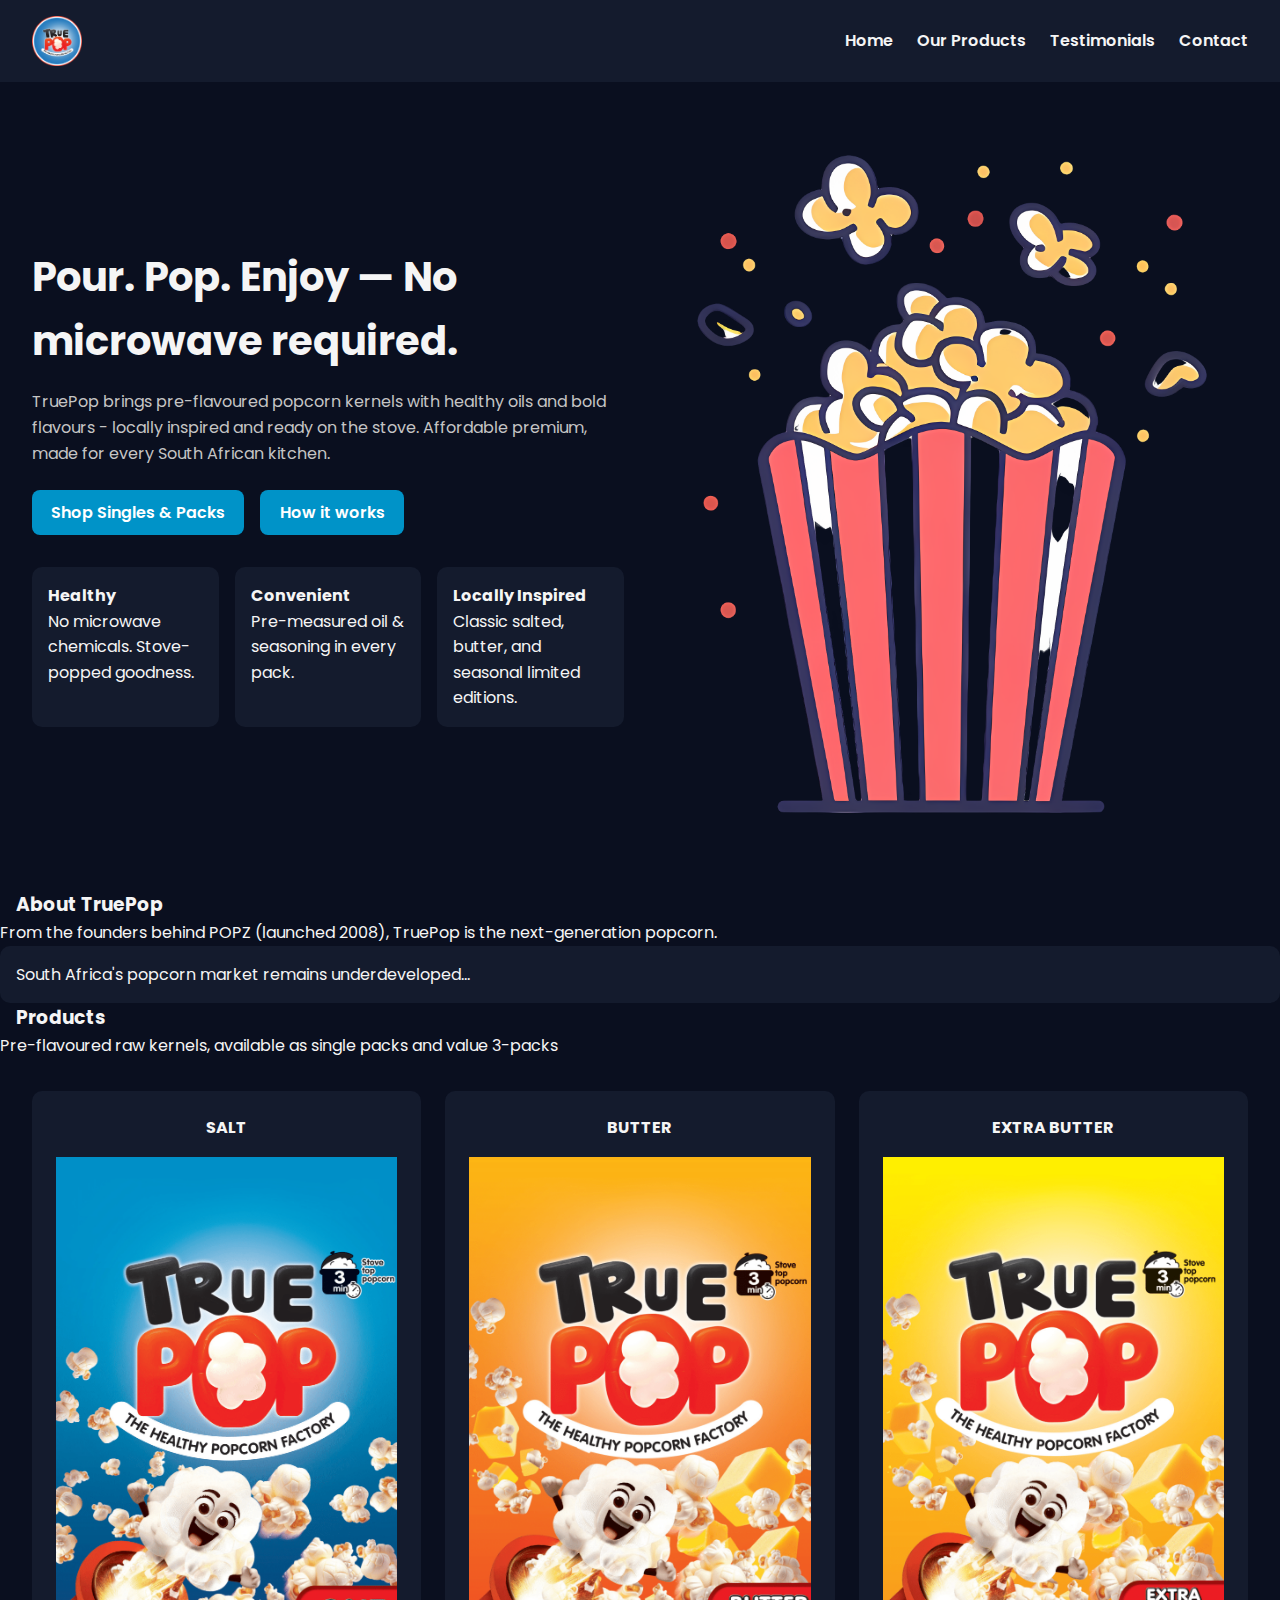
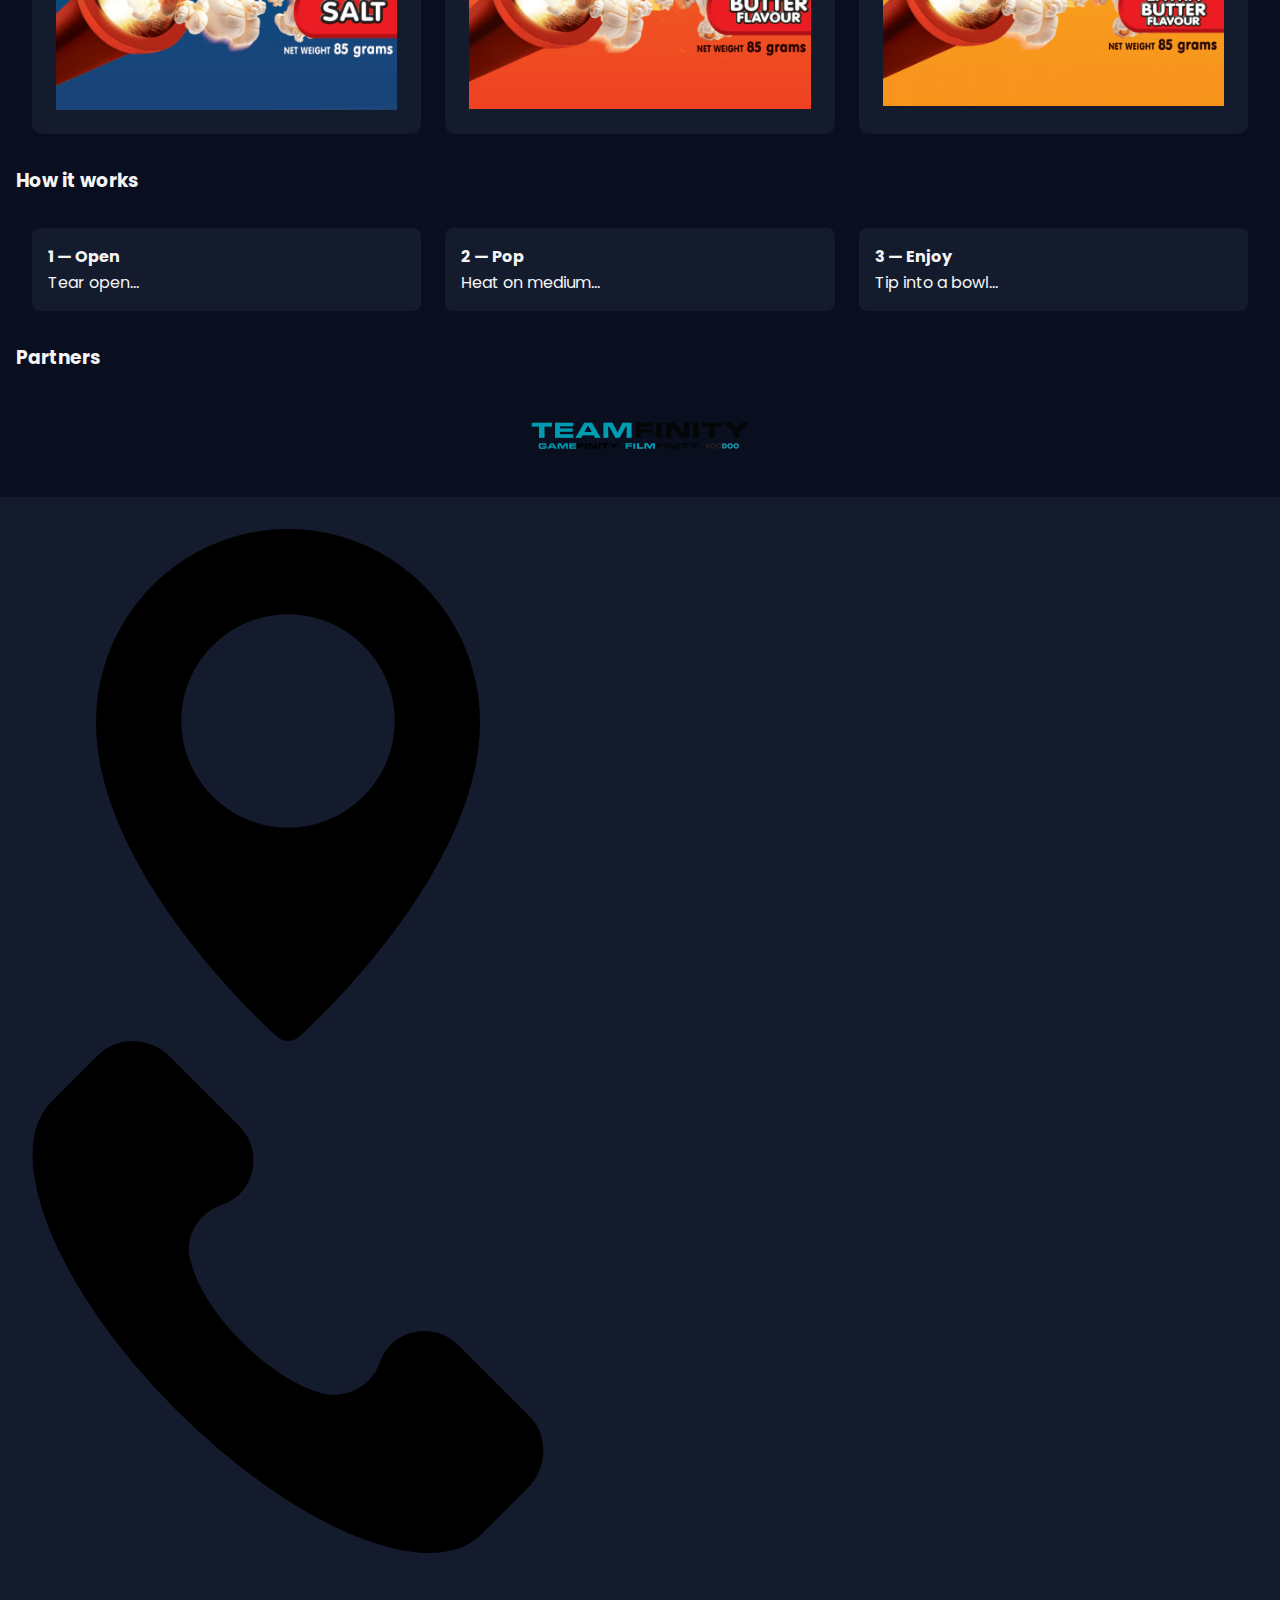
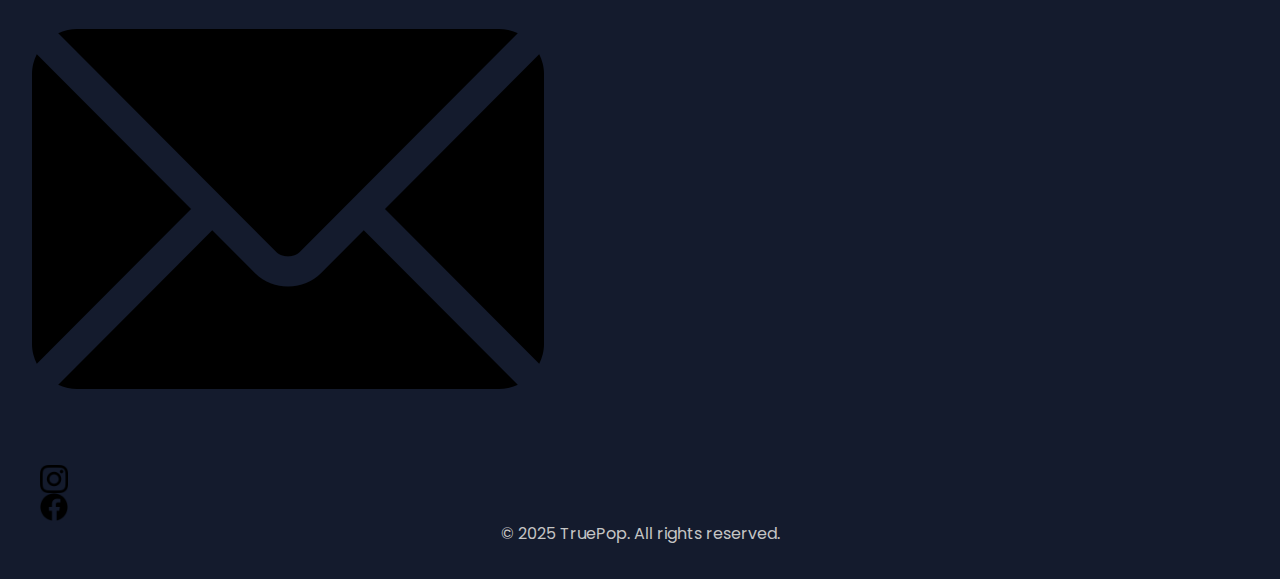
<file: index.html>
<!DOCTYPE html>
<html lang="en">
<head>
  <meta charset="UTF-8" />
  <meta name="viewport" content="width=device-width, initial-scale=1.0" />
  <meta name="author" content="True POP" />
  <meta name="description" content="TruePop - pre-flavoured popcorn kernels. No microwave required - just pour, pop & enjoy.">
  <link rel="icon" href="Images/Favicon.png" type="image/x-icon">
  <link rel="stylesheet" href="main.css" />
  <link rel="stylesheet" href="homepage.css"/>
  <script src="homepage.js" defer></script>
  <script src="main.js" defer></script>
  <title>TruePop - Home</title>
</head>

<body>
  <header>
    <button class="hamburger" id="hamburger-btn" aria-label="Open menu">&#9776;</button>

    <a href="index.html"><img src="Images/NavLogo.png" alt="Website Main Logo" class="logo"></a>
    
    <nav class="navbar">
      <ul>
        <li><a href="index.html">Home</a></li>
        <li><a href="index.html#ourproducts">Our Products</a></li>
        <li><a href="Testimonials/index.html">Testimonials</a></li>
        <li><a href="Contact/index.html">Contact</a></li>
      </ul>
    </nav>

    <nav class="sidebar" id="mobile-sidebar">
      <ul>
        <hr></hr>
        <li><a href="index.html">Home</a></li>
        <hr></hr>
        <li><a href="index.html#products">Our Products</a></li>
        <hr></hr>
        <li><a href="Testimonials/index.html">Testimonials</a></li>
        <hr></hr>
        <li><a href="Contact/index.html">Contact</a></li>
        <hr></hr>
      </ul>
    </nav>

  </header>

  <main>
      <section class="hero">
        <div>
          <h1>Pour. Pop. Enjoy — No microwave required.</h1>
          <p>TruePop brings pre-flavoured popcorn kernels with healthy oils and bold flavours - locally inspired and ready on the stove. Affordable premium, made for every South African kitchen.</p>
          
          <div class="nav-buttons">
            <a class="btn" href="#products">Shop Singles & Packs</a>
            <a class="btn" href="#how">How it works</a>
          </div>

          <div class="grid-3">
            <div class="card">
              <strong>Healthy</strong><div>No microwave chemicals. Stove-popped goodness.</div>
            </div>
            <div class="card">
              <strong>Convenient</strong><div>Pre-measured oil & seasoning in every pack.</div>
            </div>
            <div class="card">
              <strong>Locally Inspired</strong><div>Classic salted, butter, and seasonal limited editions.</div>
            </div>
          </div>
        </div>

        <aside class="card-visual">
          <div class="pop-bowl"><img src="Images/PopcornBowl.png" alt="Popcorn Bowl"></div>
        </aside>

      </section>

      <section id="about" class="about-section">
        <div class="about-content">
          <div class="about-text">
            <h3>About TruePop</h3>
            <p>From the founders behind POPZ (launched 2008), TruePop is the next-generation popcorn.</p>
          </div>
          <div class="about-card">
            <div class="card"><div>South Africa's popcorn market remains underdeveloped...</div></div>
          </div>
        </div>
      </section>

      <section id="products">
        <h3>Products</h3>
        <p>Pre-flavoured raw kernels, available as single packs and value 3-packs</p>
        <div class="products">
          <div class="card"><strong>SALT</strong><img src="Images/salt.png"></div>
          <div class="card"><strong>BUTTER</strong><img src="Images/butter.png"></div>
          <div class="card"><strong>EXTRA BUTTER</strong><img src="Images/extra-butter.png"></div>
        </div>
      </section>

      <section id="how">
        <h3>How it works</h3>
        <div class="steps">
          <div class="step"><strong>1 — Open</strong><div>Tear open...</div></div>
          <div class="step"><strong>2 — Pop</strong><div>Heat on medium...</div></div>
          <div class="step"><strong>3 — Enjoy</strong><div>Tip into a bowl...</div></div>
        </div>
      </section>

      <section id="partners">
        <h3>Partners</h3>
        <div class="partners">
          <div class="partner"><img src="Images/Teamfinity-logo.png"></div>
        </div>
      </section>
    </main>

    <footer>
      <div class="footer-main">
        <div class="footer-contact">
          <div class="contact-item">
            <img src="Images/location-pin.png" alt="Location Icon">
          </div>
          <div class="contact-item">
            <img src="Images/phone-call.png" alt="Phone Icon">
            <a href="" target="_blank" rel="noopener"></a>
          </div>
          <div class="contact-item">
            <img src="Images/email.png" alt="Email Icon">
            <a href=""></a>
          </div>
        </div>
      </div>

      <div class="footer-social">
        <a href="#"><img src="Images/instagram.png" alt="Instagram"></a>
        <a href="#"><img src="Images/facebook.png" alt="Facebook"></a>
      </div>

    <div class="footer-bottom">
      <p>&copy; 2025 TruePop. All rights reserved.</p>
    </div>
    </footer>
</body>
</html>
</file>
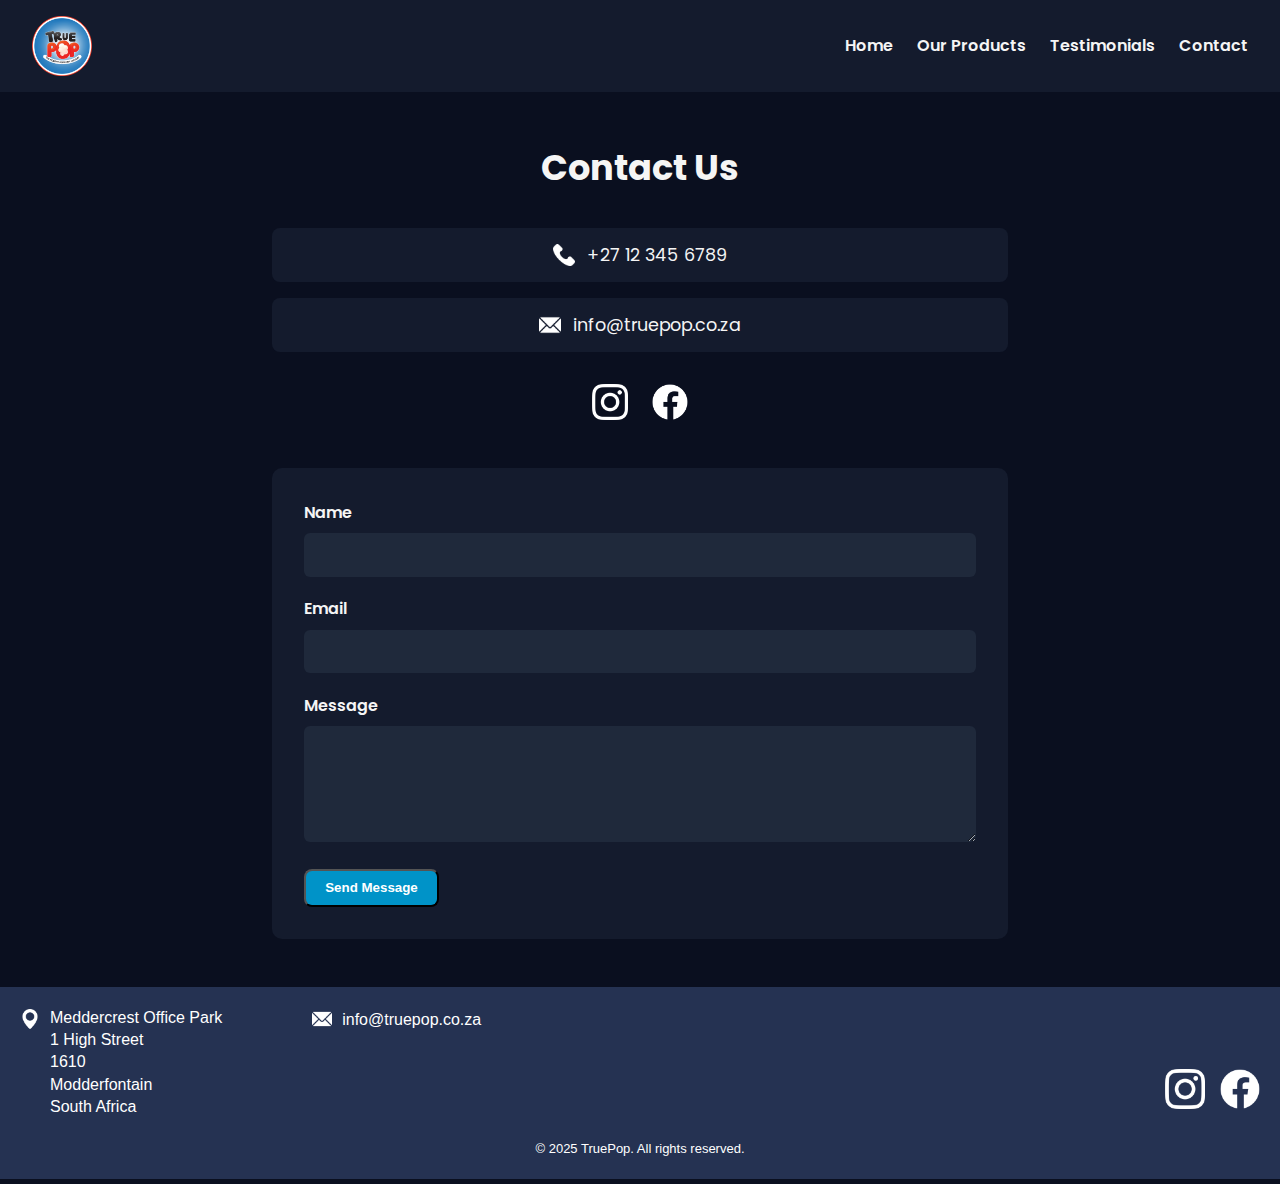
<file: Contact/index.html>
<!DOCTYPE html>
<html lang="en">
<head>
  <meta charset="UTF-8" />
  <meta name="viewport" content="width=device-width, initial-scale=1.0" />
  <meta name="author" content="True POP" />
  <meta name="description" content="TruePop - pre-flavoured popcorn kernels. No microwave required - just pour, pop & enjoy.">
  <link rel="icon" href="../Images/Favicon.png" type="image/x-icon">
  <link rel="stylesheet" href="../Global/main.css" />
  <link rel="stylesheet" href="contact.css"/>
  <script src="../Global/main.js" defer></script>
  <title>TruePop - Contact</title>
</head>

<body>
  <header>
    <button class="hamburger" id="hamburger-btn" aria-label="Open menu">&#9776;</button>

    <a href="../index.html"><img src="../Images/NavLogo.png" alt="Website Main Logo" class="logo"></a>
    
    <nav class="navbar">
      <ul>
        <li><a href="../index.html">Home</a></li>
        <li><a href="../index.html#products">Our Products</a></li>
        <li><a href="../Testimonials/index.html">Testimonials</a></li>
        <li><a href="index.html">Contact</a></li>
      </ul>
    </nav>

    <nav class="sidebar" id="mobile-sidebar">
      <ul>
        <hr></hr>
        <li><a href="../index.html">Home</a></li>
        <hr></hr>
        <li><a href="../index.html#products">Our Products</a></li>
        <hr></hr>
        <li><a href="../Testimonials/index.html">Testimonials</a></li>
        <hr></hr>
        <li><a href="index.html">Contact</a></li>
        <hr></hr>
      </ul>
    </nav>

  </header>

  <main class="contact-page">
    <h1>Contact Us</h1>

    <div class="contact-info">
      <div class="info-item">
        <img src="../Images/phone-call.png" alt="Phone Icon">
        <span>+27 12 345 6789</span>
      </div>
      <div class="info-item">
        <img src="../Images/email.png" alt="Email Icon">
        <span>info@truepop.co.za</span>
      </div>
    </div>

    <div class="socials">
      <a href="#" target="_blank"><img src="../Images/instagram.png" alt="Instagram"></a>
      <a href="#" target="_blank"><img src="../Images/facebook.png" alt="Facebook"></a>
    </div>

    <form action="https://formspree.io/f/yourFormID" method="POST" class="contact-form">
      <div class="form-group">
        <label for="name">Name</label>
        <input type="text" name="name" id="name" required>
      </div>

      <div class="form-group">
        <label for="email">Email</label>
        <input type="email" name="_replyto" id="email" required>
      </div>

      <div class="form-group">
        <label for="message">Message</label>
        <textarea name="message" id="message" rows="5" required></textarea>
      </div>

      <button type="submit" class="btn">Send Message</button>
    </form>

    <button id="backToTopBtn" aria-label="Back to top">↑</button>
  </main>

  <footer>
      <div class="footer-main">
        <div class="footer-contact">
          <div class="contact-item">
            <img src="../Images/location-pin.png" alt="Location Icon">
            <address>
              Meddercrest Office Park<br>
              1 High Street<br>
              1610<br>
              Modderfontain<br>
              South Africa
            </address>
          </div>
          <div class="contact-item">
            <img src="../Images/email.png" alt="Email Icon">
            <a href="mailto:info@truepop.co.za">info@truepop.co.za</a>
          </div>
        </div>
      </div>

      <div class="footer-social">
        <a href="#"><img src="../Images/instagram.png" alt="Instagram"></a>
        <a href="#"><img src="../Images/facebook.png" alt="Facebook"></a>
      </div>

    <div class="footer-bottom">
      <p>&copy; 2025 TruePop. All rights reserved.</p>
    </div>
    </footer>
</body>
</html>
</file>
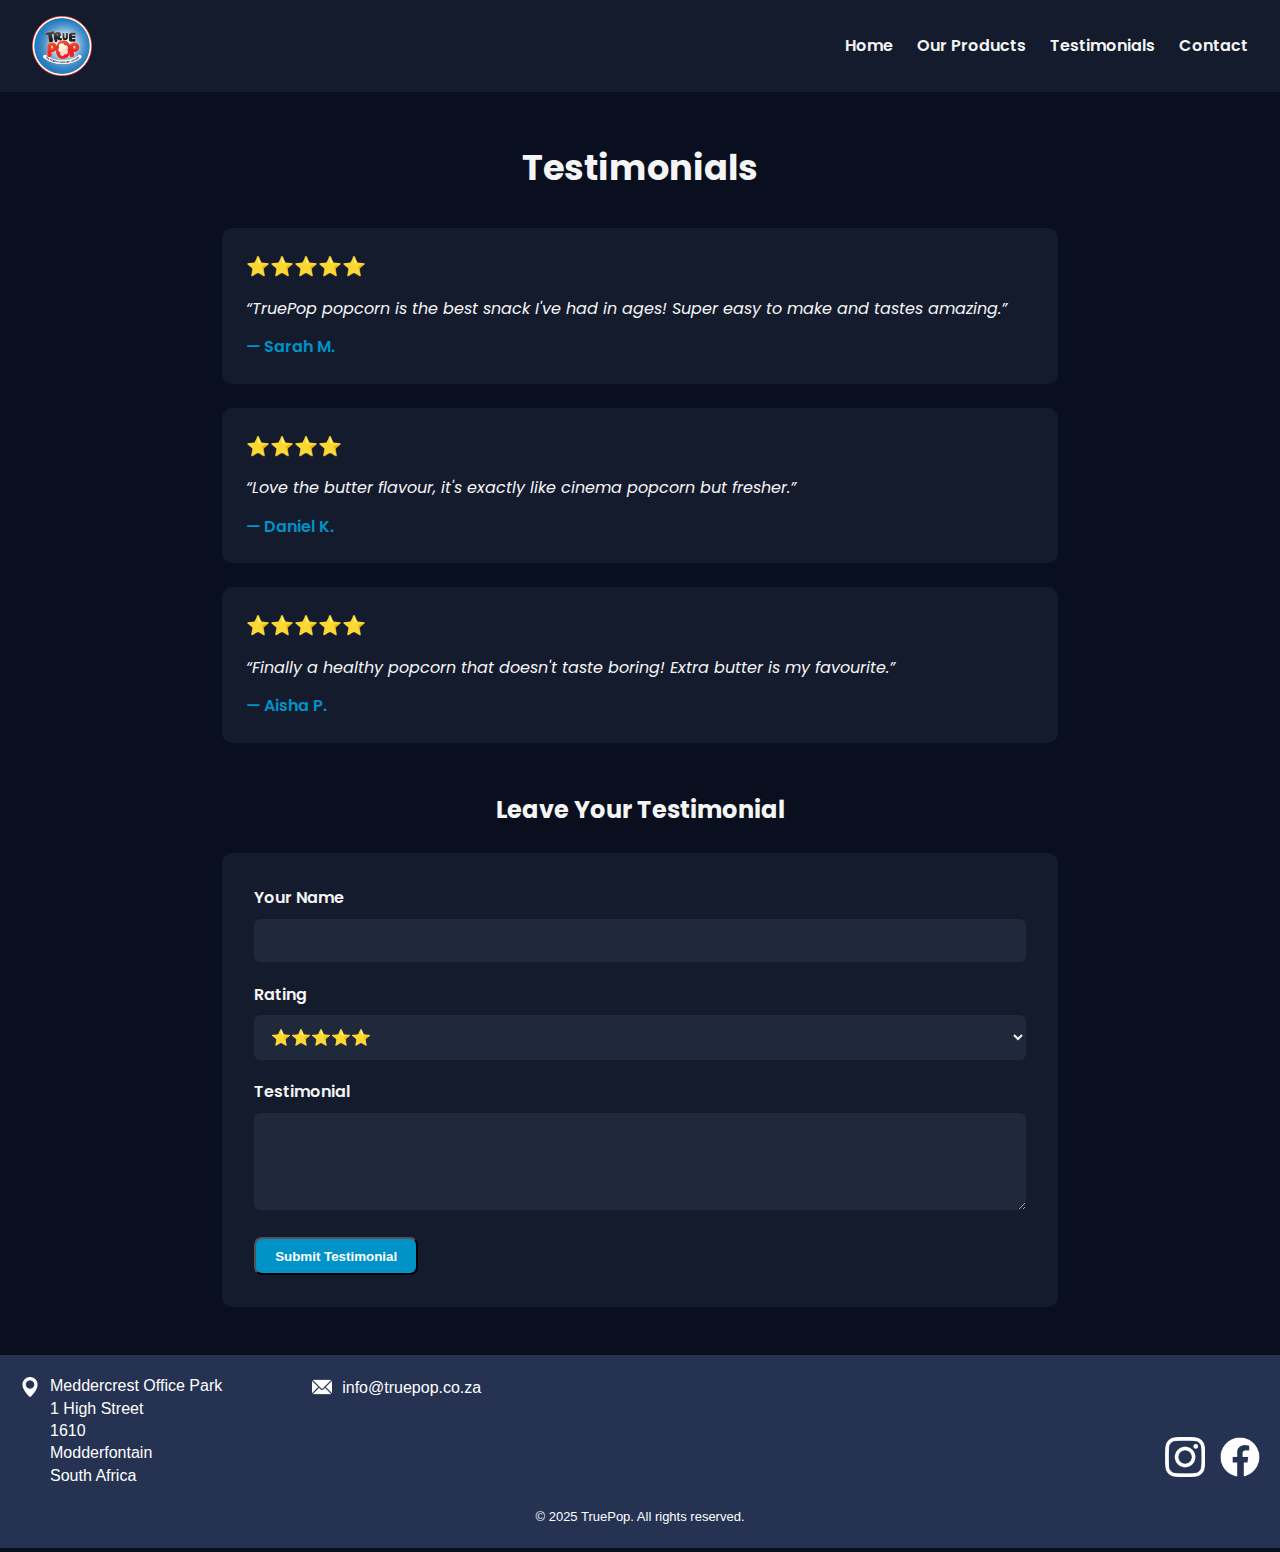
<file: Testimonials/index.html>
<!DOCTYPE html>
<html lang="en">
<head>
  <meta charset="UTF-8" />
  <meta name="viewport" content="width=device-width, initial-scale=1.0" />
  <meta name="author" content="True POP" />
  <meta name="description" content="TruePop - pre-flavoured popcorn kernels. No microwave required - just pour, pop & enjoy.">
  <link rel="icon" href="../Images/Favicon.png" type="image/x-icon">
  <link rel="stylesheet" href="../Global/main.css" />
  <link rel="stylesheet" href="testimonials.css"/>
  <script src="../Global/main.js" defer></script>
  <title>TruePop - Testimonials</title>
</head>

<body>
  <header>
    <button class="hamburger" id="hamburger-btn" aria-label="Open menu">&#9776;</button>

    <a href="../index.html"><img src="../Images/NavLogo.png" alt="Website Main Logo" class="logo"></a>
    
    <nav class="navbar">
      <ul>
        <li><a href="../index.html">Home</a></li>
        <li><a href="../index.html#products">Our Products</a></li>
        <li><a href="index.html">Testimonials</a></li>
        <li><a href="../Contact/index.html">Contact</a></li>
      </ul>
    </nav>

    <nav class="sidebar" id="mobile-sidebar">
      <ul>
        <hr></hr>
        <li><a href="../index.html">Home</a></li>
        <hr></hr>
        <li><a href="../index.html#products">Our Products</a></li>
        <hr></hr>
        <li><a href="index.html">Testimonials</a></li>
        <hr></hr>
        <li><a href="../Contact/index.html">Contact</a></li>
        <hr></hr>
      </ul>
    </nav>

  </header>

  <main class="testimonials-page">
    <h1>Testimonials</h1>

    <div class="testimonials-list">
      <div class="testimonial-card">
        <div class="stars">⭐⭐⭐⭐⭐</div>
        <p class="message">“TruePop popcorn is the best snack I've had in ages! Super easy to make and tastes amazing.”</p>
        <p class="author">— Sarah M.</p>
      </div>

      <div class="testimonial-card">
        <div class="stars">⭐⭐⭐⭐</div>
        <p class="message">“Love the butter flavour, it's exactly like cinema popcorn but fresher.”</p>
        <p class="author">— Daniel K.</p>
      </div>

      <div class="testimonial-card">
        <div class="stars">⭐⭐⭐⭐⭐</div>
        <p class="message">“Finally a healthy popcorn that doesn't taste boring! Extra butter is my favourite.”</p>
        <p class="author">— Aisha P.</p>
      </div>
    </div>

    <h2>Leave Your Testimonial</h2>
    <form action="https://formspree.io/f/yourFormID" method="POST" class="testimonial-form">
      <div class="form-group">
        <label for="name">Your Name</label>
        <input type="text" name="name" id="name" required>
      </div>

      <div class="form-group">
        <label for="rating">Rating</label>
        <select name="rating" id="rating" required>
          <option value="⭐⭐⭐⭐⭐">⭐⭐⭐⭐⭐</option>
          <option value="⭐⭐⭐⭐">⭐⭐⭐⭐</option>
          <option value="⭐⭐⭐">⭐⭐⭐</option>
          <option value="⭐⭐">⭐⭐</option>
          <option value="⭐">⭐</option>
        </select>
      </div>

      <div class="form-group">
        <label for="message">Testimonial</label>
        <textarea name="message" id="message" rows="4" required></textarea>
      </div>

      <button type="submit" class="btn">Submit Testimonial</button>
    </form>

    <button id="backToTopBtn" aria-label="Back to top">↑</button>
  </main>

  <footer>
      <div class="footer-main">
        <div class="footer-contact">
          <div class="contact-item">
            <img src="../Images/location-pin.png" alt="Location Icon">
            <address>
              Meddercrest Office Park<br>
              1 High Street<br>
              1610<br>
              Modderfontain<br>
              South Africa
            </address>
          </div>
          <div class="contact-item">
            <img src="../Images/email.png" alt="Email Icon">
            <a href="mailto:info@truepop.co.za">info@truepop.co.za</a>
          </div>
        </div>
      </div>

      <div class="footer-social">
        <a href="#"><img src="../Images/instagram.png" alt="Instagram"></a>
        <a href="#"><img src="../Images/facebook.png" alt="Facebook"></a>
      </div>

    <div class="footer-bottom">
      <p>&copy; 2025 TruePop. All rights reserved.</p>
    </div>
    </footer>
</body>
</html>
</file>
<file: main.css>
/* Import Google Font */
@import url('https://fonts.googleapis.com/css2?family=Poppins:wght@400;600;700&display=swap');

:root {
  --color-salt: #0093C8;
  --color-butter: #FEE300;
  --color-extra-butter: #F9A81C;
  --color-bg-dark: #0A0F1F;
  --color-bg-card: #141B2D;
  --color-text-light: #F5F5F5;
  --color-text-muted: #C5C5C5;
  --transition-speed: 0.3s;
}

/* Scrollbar styling */
::-webkit-scrollbar {
  width: 10px;
}
::-webkit-scrollbar-track {
  background: var(--color-bg-dark);
}
::-webkit-scrollbar-thumb {
  background: var(--color-salt);
  border-radius: 6px;
}
::-webkit-scrollbar-thumb:hover {
  background: var(--color-extra-butter);
}

* {
  margin: 0;
  padding: 0;
  box-sizing: border-box;
}

html {
  scroll-behavior: smooth;
}

body {
  font-family: 'Poppins', sans-serif;
  background-color: var(--color-bg-dark);
  color: var(--color-text-light);
  line-height: 1.6;
}

/* Fade-in animation base */
.fade-in {
  opacity: 0;
  transform: translateY(20px);
  transition: opacity 0.8s ease, transform 0.8s ease;
}
.fade-in.visible {
  opacity: 1;
  transform: translateY(0);
}

a {
  text-decoration: none;
  color: inherit;
}

img {
  max-width: 100%;
  display: block;
}

header {
  display: flex;
  align-items: center;
  justify-content: space-between;
  padding: 1rem 2rem;
  background-color: var(--color-bg-card);
}

.logo {
  height: 50px;
}

.navbar ul,
.sidebar ul {
  list-style: none;
  display: flex;
  gap: 1.5rem;
}

.navbar a {
  color: var(--color-text-light);
  font-weight: 600;
  transition: color var(--transition-speed);
}

.navbar a:hover {
  color: var(--color-butter);
}

.sidebar {
  display: none;
  flex-direction: column;
  background-color: var(--color-bg-card);
}

.hamburger {
  background: none;
  border: none;
  color: var(--color-text-light);
  font-size: 1.5rem;
  cursor: pointer;
  display: none;
}

/* Buttons */
.btn {
  display: inline-block;
  padding: 0.6rem 1.2rem;
  font-weight: 600;
  border-radius: 8px;
  background-color: var(--color-salt);
  color: #fff;
  transition: background-color var(--transition-speed), transform var(--transition-speed), box-shadow var(--transition-speed);
}

.btn:hover {
  background-color: var(--color-extra-butter);
  transform: translateY(-2px);
  box-shadow: 0 4px 12px rgba(249, 168, 28, 0.4);
}

/* Footer */
footer {
  background-color: var(--color-bg-card);
  padding: 2rem;
  text-align: center;
  color: var(--color-text-muted);
}

.footer-social img {
  width: 28px;
  margin: 0 0.5rem;
  transition: opacity var(--transition-speed);
}

.footer-social img:hover {
  opacity: 0.7;
}

/* Responsive Navigation */
@media (max-width: 768px) {
  .navbar {
    display: none;
  }

  .hamburger {
    display: block;
  }

  .sidebar {
    display: flex;
    position: absolute;
    top: 70px;
    right: 0;
    width: 200px;
    padding: 1rem;
  }
}
</file>
<file: homepage.css>
.hero,
.products,
.steps,
.partners {
  padding: 2rem;
}

h3 {
padding-left: 1rem;
}

.hero {
  display: grid;
  grid-template-columns: 1fr 1fr;
  gap: 2rem;
  align-items: center;
}

.hero h1 {
  font-size: 2.5rem;
  margin-bottom: 1rem;
}

.hero p {
  color: var(--color-text-muted);
  margin-bottom: 1.5rem;
}

.nav-buttons {
  display: flex;
  gap: 1rem;
  margin-bottom: 2rem;
}

.grid-3 {
  display: grid;
  grid-template-columns: repeat(3, 1fr);
  gap: 1rem;
}

.card {
  background-color: var(--color-bg-card);
  padding: 1rem;
  border-radius: 10px;
  transition: transform var(--transition-speed), box-shadow var(--transition-speed);
}

.card:hover {
  transform: translateY(-5px);
  box-shadow: 0 6px 20px rgba(255, 255, 255, 0.08);
}

/* Products */
.products {
  display: grid;
  grid-template-columns: repeat(3, 1fr);
  gap: 1.5rem;
}

.products .card {
  text-align: center;
  padding: 1.5rem;
}

.products .card img {
  margin-top: 1rem;
  transition: transform var(--transition-speed);
}

.products .card img:hover {
  transform: scale(1.05);
}

/* Flavour-specific hover glows */
.products .card:nth-child(1):hover {
  box-shadow: 0 8px 25px rgba(0, 147, 200, 0.6);
}
.products .card:nth-child(2):hover {
  box-shadow: 0 8px 25px rgba(254, 227, 0, 0.6);
}
.products .card:nth-child(3):hover {
  box-shadow: 0 8px 25px rgba(249, 168, 28, 0.6);
}

/* Steps Section */
.steps {
  display: grid;
  grid-template-columns: repeat(3, 1fr);
  gap: 1.5rem;
}

.step {
  background-color: var(--color-bg-card);
  padding: 1rem;
  border-radius: 8px;
  transition: transform var(--transition-speed), box-shadow var(--transition-speed);
}

.step:hover {
  transform: translateY(-5px);
  box-shadow: 0 6px 15px rgba(255, 255, 255, 0.08);
}

/* Partners */
.partners {
  display: flex;
  gap: 2rem;
  justify-content: center;
  align-items: center;
}

.partner img {
  max-height: 60px;
  transition: opacity var(--transition-speed);
}

.partner img:hover {
  opacity: 0.8;
}

/* Responsive */
@media (max-width: 768px) {
  .hero {
    grid-template-columns: 1fr;
    text-align: center;
  }
  .grid-3, .products, .steps {
    grid-template-columns: 1fr;
  }
}
</file>
<file: Global/main.css>
/* Import Google Font */
@import url('https://fonts.googleapis.com/css2?family=Poppins:wght@400;600;700&display=swap');

:root {
  --color-salt: #0093C8;
  --color-butter: #FEE300;
  --color-extra-butter: #F9A81C;
  --color-bg-dark: #0A0F1F;
  --color-bg-card: #141B2D;
  --color-text-light: #F5F5F5;
  --color-text-muted: #C5C5C5;
  --transition-speed: 0.3s;
}

/* Scrollbar styling */
::-webkit-scrollbar {
  width: 10px;
}
::-webkit-scrollbar-track {
  background: var(--color-bg-dark);
}
::-webkit-scrollbar-thumb {
  background: var(--color-salt);
  border-radius: 6px;
}
::-webkit-scrollbar-thumb:hover {
  background: var(--color-extra-butter);
}

* {
  margin: 0;
  padding: 0;
  box-sizing: border-box;
}

html {
  scroll-behavior: smooth;
}

body {
  font-family: 'Poppins', sans-serif;
  background-color: var(--color-bg-dark);
  color: var(--color-text-light);
  line-height: 1.6;
}

/* Fade-in animation base */
.fade-in {
  opacity: 0;
  transform: translateY(20px);
  transition: opacity 0.8s ease, transform 0.8s ease;
}
.fade-in.visible {
  opacity: 1;
  transform: translateY(0);
}

a {
  text-decoration: none;
  color: inherit;
}

img {
  max-width: 100%;
  display: block;
}

header {
  display: flex;
  align-items: center;
  justify-content: space-between;
  padding: 1rem 2rem;
  background-color: var(--color-bg-card);
}

.logo {
  height: 60px;
}

.navbar ul,
.sidebar ul {
  list-style: none;
  display: flex;
  gap: 1.5rem;
}

.navbar a {
  color: var(--color-text-light);
  font-weight: 600;
  transition: color var(--transition-speed);
}

.navbar a:hover {
  color: var(--color-butter);
}

.sidebar {
  display: none;
  flex-direction: column;
  background-color: var(--color-bg-card);
}

.hamburger {
  background: none;
  border: none;
  color: var(--color-text-light);
  font-size: 1.5rem;
  cursor: pointer;
  display: none;
}

/* Buttons */
.btn {
  display: inline-block;
  padding: 0.6rem 1.2rem;
  font-weight: 600;
  border-radius: 8px;
  background-color: var(--color-salt);
  color: #fff;
  transition: background-color var(--transition-speed), transform var(--transition-speed), box-shadow var(--transition-speed);
}

.btn:hover {
  background-color: var(--color-extra-butter);
  transform: translateY(-2px);
  box-shadow: 0 4px 12px rgba(249, 168, 28, 0.4);
}

#backToTopBtn 
{
    position: fixed;
    bottom: 20px;
    right: 20px;
    padding: 10px 15px;
    font-size: 20px;
    background-color: #0093C8;
    color: white;
    border: none;
    border-radius: 50%;
    cursor: pointer;
    display: none;
    z-index: 2000;
    transition: transform 0.3s ease, opacity 0.3s ease;
  }
  
  #backToTopBtn:hover 
  {
    transform: scale(1.1);
    box-shadow: 0 0 10px #FF77FF;
    cursor: pointer;
  }

footer {
  background-color: #253252;
  padding: 20px;
  font-family: Arial, sans-serif;
  font-size: 14px;
  color: white;
}

footer a,
footer address,
footer p {
  color: white;
  text-decoration: none;
}

.footer-main img,
.footer-social img,
.contact-item img {
  filter: brightness(0) invert(1);
}

/* Main layout for contact and socials */
.footer-main {
  display: flex;
  justify-content: space-between;
  flex-wrap: wrap;
  gap: 40px;
}

/* Contact Section Layout */
.footer-contact {
  display: flex;
  gap: 90px;
  flex-wrap: wrap;
}

.contact-item {
  display: flex;
  align-items: flex-start;
  gap: 10px;
  max-width: 300px;
  font-size: 1rem;
}

.contact-item img {
  width: 20px;
  height: 20px;
  margin-top: 2px;
}

.contact-item address {
  margin: 0;
  font-style: normal;
  line-height: 1.4;
}

/* Social icons layout */
.footer-social {
  display: flex;
  align-items: center;
  gap: 15px;
}

.footer-social img {
  width: 40px;
  height: 40px;
}

.footer-contact {
  flex: 1 1 70%;
}
.footer-social {
  flex: 1 1 30%;
  justify-content: flex-end; /* Optional: align to the right */
  margin-top: -50px;
}

/* Footer bottom line */
.footer-bottom {
  margin-top: 30px;
  text-align: center;
  font-size: 13px;
  color: white;
}

/* Responsive Navigation */
@media (max-width: 768px) {
  .navbar {
    display: none;
  }

  .hamburger {
    display: block;
  }

  .sidebar {
    display: flex;
    position: absolute;
    top: 70px;
    right: 0;
    width: 200px;
    padding: 1rem;
  }

  footer {
    background-color: #253252;
    color: white;
    padding: 20px;
  }

  footer a,
  footer address,
  footer p {
    color: white;
    text-decoration: none;
  }

  .footer-main {
    display: flex;
    flex-direction: column;
    gap: 20px;
  }

  .footer-contact {
    display: flex;
    flex-direction: column;
    gap: 20px;
  }

  .contact-item {
    display: flex;
    align-items: flex-start;
    gap: 10px;
    max-width: 100%;
  }

  .contact-item img {
    width: 20px;
    height: 20px;
    margin-top: 2px;
    filter: brightness(0) invert(1); /* keep icons white */
  }

  .contact-item address {
    font-style: normal;
    line-height: 1.4;
    margin: 0;
  }

  .footer-social {
    display: flex;
    justify-content: flex-start;
    gap: 15px;
    margin-top: 10px;
  }

  .footer-social img {
    width: 32px;
    height: 32px;
    filter: brightness(0) invert(1); /* keep icons white */
  }

  .footer-bottom {
    text-align: left;
    font-size: 13px;
    color: white;
    margin-top: 20px;
  }
}
</file>
<file: Contact/contact.css>
.contact-page {
  max-width: 800px;
  margin: 0 auto;
  padding: 3rem 2rem;
  text-align: center;
}

.contact-page h1 {
  font-size: 2.2rem;
  margin-bottom: 2rem;
}

.contact-info {
  display: flex;
  flex-direction: column;
  gap: 1rem;
  margin-bottom: 2rem;
}

.info-item {
  display: flex;
  align-items: center;
  justify-content: center;
  gap: 0.8rem;
  font-size: 1.1rem;
  background-color: var(--color-bg-card);
  padding: 0.8rem 1rem;
  border-radius: 8px;
  transition: transform var(--transition-speed), box-shadow var(--transition-speed);
}

.info-item img {
  width: 22px;
  filter: brightness(0) invert(1);
}

.info-item:hover {
  transform: translateY(-3px);
  box-shadow: 0 6px 15px rgba(255, 255, 255, 0.08);
}

.socials {
  display: flex;
  justify-content: center;
  gap: 1.5rem;
  margin-bottom: 3rem;
  filter: brightness(0) invert(1);
}

.socials img {
  width: 36px;
  transition: transform var(--transition-speed), opacity var(--transition-speed);
}

.socials img:hover {
  transform: scale(1.1);
  opacity: 0.8;
}

.contact-form {
  background-color: var(--color-bg-card);
  padding: 2rem;
  border-radius: 10px;
  display: flex;
  flex-direction: column;
  gap: 1.2rem;
  text-align: left;
}

.form-group label {
  display: block;
  font-weight: 600;
  margin-bottom: 0.5rem;
}

.form-group input,
.form-group textarea {
  width: 100%;
  padding: 0.8rem;
  border: none;
  border-radius: 6px;
  font-size: 1rem;
  background-color: #1f293b;
  color: var(--color-text-light);
}

.form-group input:focus,
.form-group textarea:focus {
  outline: 2px solid var(--color-salt);
}

.contact-form .btn {
  align-self: flex-start;
  cursor: pointer;
}
</file>
<file: Testimonials/testimonials.css>
.testimonials-page {
  max-width: 900px;
  margin: 0 auto;
  padding: 3rem 2rem;
  text-align: center;
}

.testimonials-page h1 {
  font-size: 2.2rem;
  margin-bottom: 2rem;
}

.testimonials-list {
  display: grid;
  grid-template-columns: 1fr;
  gap: 1.5rem;
  margin-bottom: 3rem;
}

.testimonial-card {
  background-color: var(--color-bg-card);
  padding: 1.5rem;
  border-radius: 10px;
  text-align: left;
  transition: transform var(--transition-speed), box-shadow var(--transition-speed);
}

.testimonial-card:hover {
  transform: translateY(-4px);
  box-shadow: 0 6px 20px rgba(255, 255, 255, 0.08);
}

.stars {
  font-size: 1.2rem;
  margin-bottom: 0.8rem;
  color: var(--color-butter);
}

.message {
  margin-bottom: 0.8rem;
  color: var(--color-text-light);
  font-style: italic;
}

.author {
  font-weight: 600;
  color: var(--color-salt);
}

/* Form styling */
.testimonials-page h2 {
  margin: 2.5rem 0 1.5rem;
}

.testimonial-form {
  background-color: var(--color-bg-card);
  padding: 2rem;
  border-radius: 10px;
  display: flex;
  flex-direction: column;
  gap: 1.2rem;
  text-align: left;
}

.form-group label {
  display: block;
  font-weight: 600;
  margin-bottom: 0.5rem;
}

.form-group input,
.form-group select,
.form-group textarea {
  width: 100%;
  padding: 0.8rem;
  border: none;
  border-radius: 6px;
  font-size: 1rem;
  background-color: #1f293b;
  color: var(--color-text-light);
}

.form-group input:focus,
.form-group select:focus,
.form-group textarea:focus {
  outline: 2px solid var(--color-extra-butter);
}

.testimonial-form .btn {
  align-self: flex-start;
  cursor: pointer;
}
</file>
